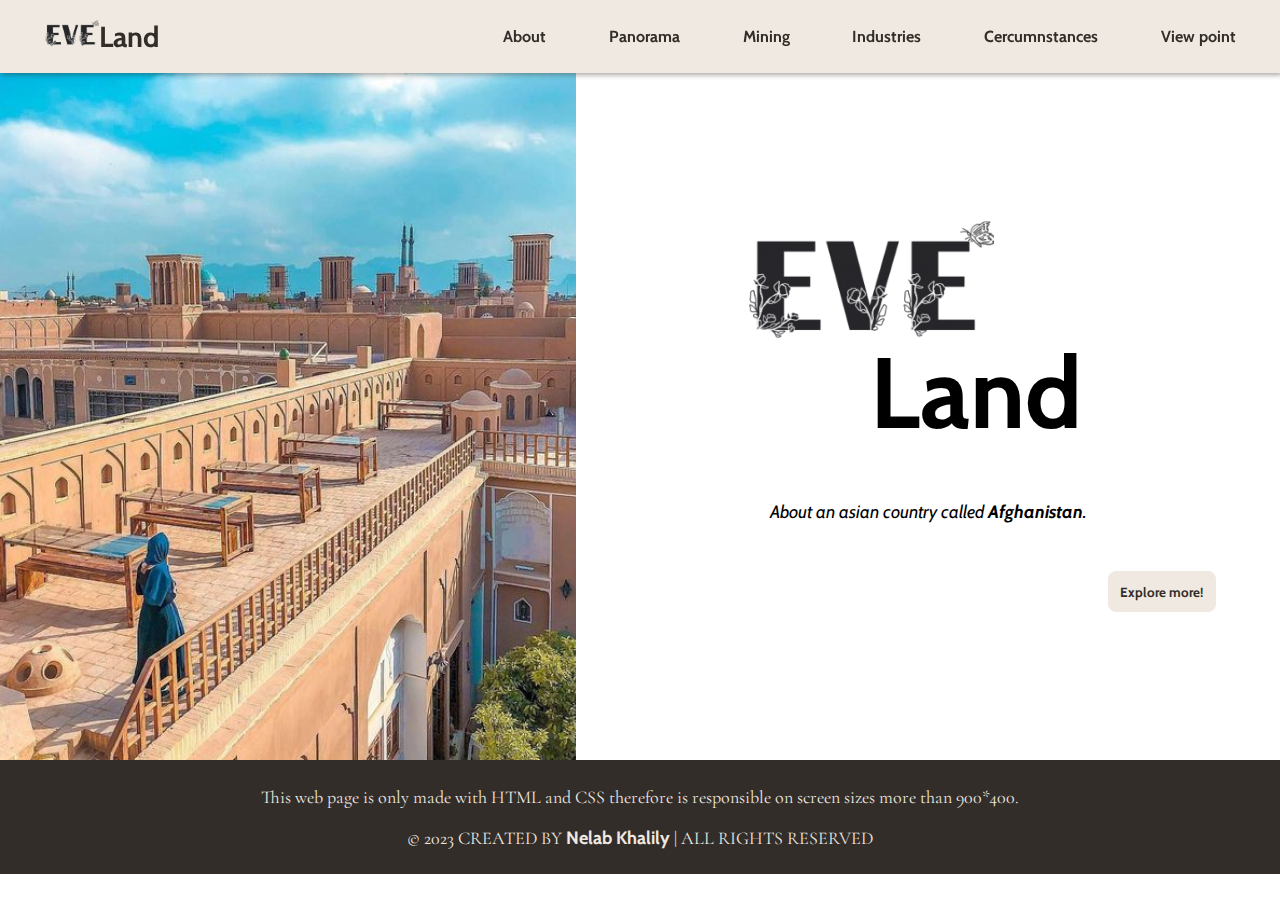
<file: index.html>
<!DOCTYPE html>
<html lang="en">
<head>
    <meta charset="UTF-8">
    <meta http-equiv="X-UA-Compatible" content="IE=edge">
    <meta name="viewport" content="width=device-width, initial-scale=1.0">
    <title>EVELand</title>
    <link rel="shortcut icon" href="images/favicon.png" type="image/x-icon">
    <link rel="stylesheet" href="style.css">
    <link rel="preconnect" href="https://fonts.googleapis.com">
    <link rel="preconnect" href="https://fonts.gstatic.com" crossorigin>
    <link href="https://fonts.googleapis.com/css2?family=Cabin&display=swap" rel="stylesheet">
    <link href="https://fonts.googleapis.com/css2?family=Cabin&family=Cormorant+Garamond&display=swap" rel="stylesheet">
</head>
<body>
    <nav class="flex-container">
        <a style="flex-grow: 3;" class="alink" href="#"><img id="logo" width="55px" src="images/logo.png" alt="LOGO"><b id="logo">Land</b></a>
        <a class="alinks" href="links/about.html">About</a>
        <a class="alinks" href="links/panorama.html">Panorama</a>
        <a class="alinks" href="links/mining.html">Mining</a>
        <a class="alinks" href="links/industries.html">Industries</a>
        <a class="alinks" href="links/cercumnstances.html">Cercumnstances</a>
        <a class="alinks" href="links/viewpoint.html">View point</a>
    </nav>
    <div class="r1">
        <div id="d11">
            <br><br><br><br><br><br><br><br><br><br>
            <br><br><br><br><br><br><br><br><br><br>
            <br><br><br><br><br><br><br><br><br><br>
            <br><br><br><br><br><br><br><br><br><br>
        </div>
        <div id="d12">
            <img style="margin: 15% 18% -5%;" width="250px" src="images/logo.png" alt="EVE">
            <span style="margin: 0% 5% 3% 40%; font-size: 100px;"><b>Land</b></span>
            <br><br><br>
            <p style="text-align: center;"><i>About an asian country called <b>Afghanistan</b>.</i></p>
            <br><br>
            <a href="links/about.html"><button style="float: right;" class="btn1">Explore more!</button></a>
        </div>
    </div>
    <footer>
        <p>
            This web page is only made with HTML and CSS therefore is responsible on screen sizes  more than 900*400.
        </p>
        <br>
        <p>© 2023 CREATED BY <b>Nelab Khalily</b> | ALL RIGHTS RESERVED</p>
    </footer>
</body>
</html>
</file>
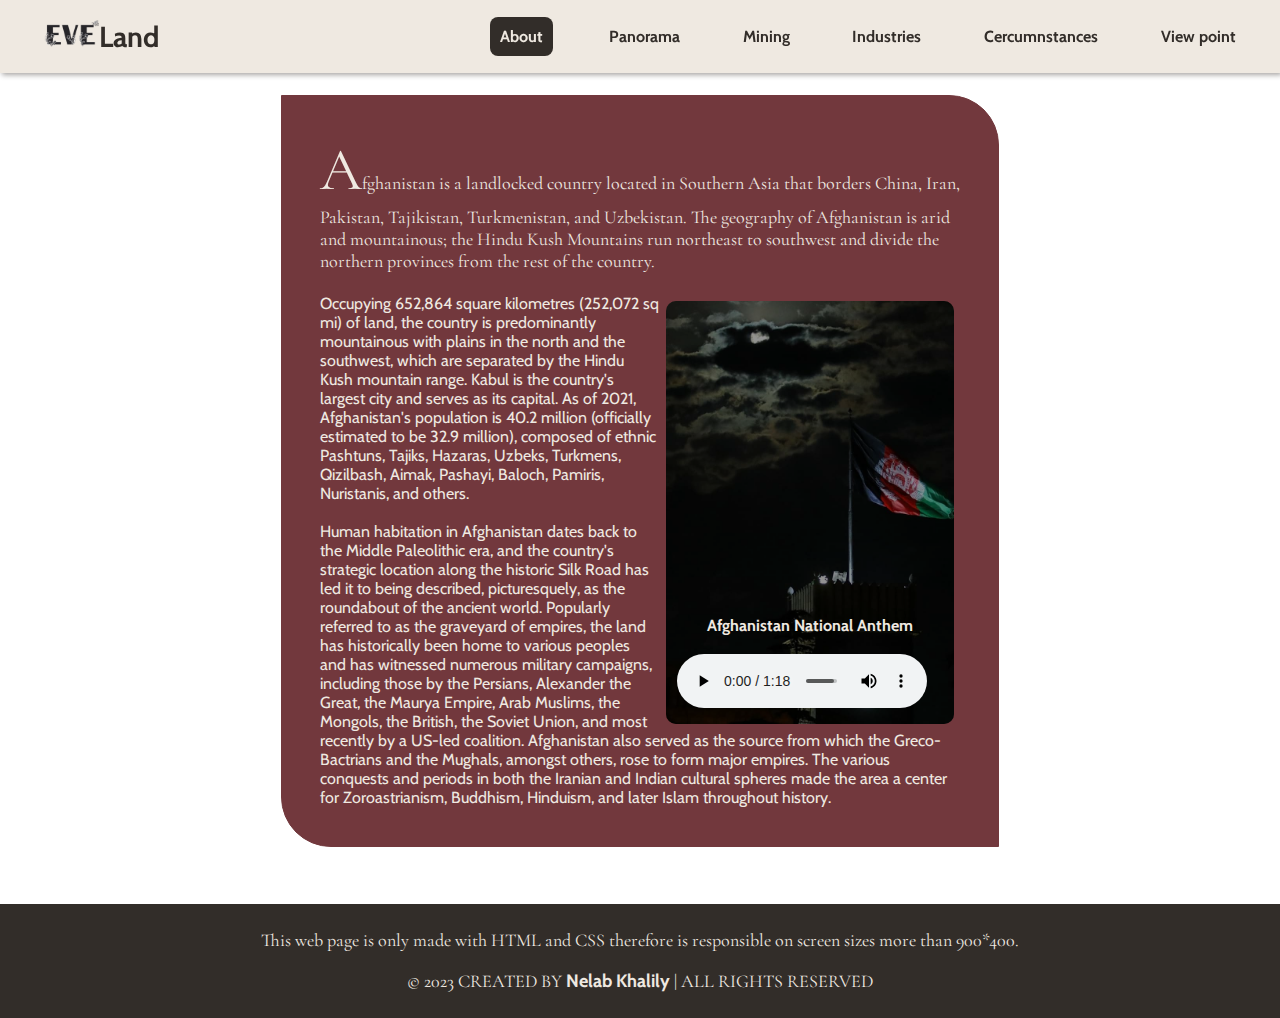
<file: links/about.html>
<!DOCTYPE html>
<html lang="en">
<head>
    <meta charset="UTF-8">
    <meta http-equiv="X-UA-Compatible" content="IE=edge">
    <meta name="viewport" content="width=device-width, initial-scale=1.0">
    <title>EVELand | About</title>
    <link rel="shortcut icon" href="../images/favicon.png" type="image/x-icon">
    <link rel="stylesheet" href="../style.css">
    <link rel="preconnect" href="https://fonts.googleapis.com">
    <link rel="preconnect" href="https://fonts.gstatic.com" crossorigin>
    <link href="https://fonts.googleapis.com/css2?family=Cabin&display=swap" rel="stylesheet">
    <link href="https://fonts.googleapis.com/css2?family=Cabin&family=Cormorant+Garamond&display=swap" rel="stylesheet">
</head>
<body>
    <nav class="flex-container">
        <a style="flex-grow: 3;" class="alink" href="../index.html"><img id="logo" width="55px" src="../images/logo.png" alt="LOGO"><b id="logo">Land</b></a>
        <a class="alinks active" href="#">About</a>
        <a class="alinks" href="panorama.html">Panorama</a>
        <a class="alinks" href="mining.html">Mining</a>
        <a class="alinks" href="industries.html">Industries</a>
        <a class="alinks" href="cercumnstances.html">Cercumnstances</a>
        <a class="alinks" href="viewpoint.html">View point</a>
    </nav>
    <br><br><br><br><br>
    <div id="d21">
        <p>
            Afghanistan is a landlocked country located in Southern Asia that borders China, Iran, Pakistan, Tajikistan, Turkmenistan, and Uzbekistan. The geography of Afghanistan is arid and mountainous; the Hindu Kush Mountains run northeast to southwest and divide the northern provinces from the rest of the country.
            <br><br>
            <div style="display: inline-block; float: right;" class="container111">
                <div style="margin:0%; background-color: rgba(0, 0, 0, 0.416); padding: 4%; border-radius: 10px;">
                    <br><br><br><br><br><br>
                    <br><br><br><br><br><br>
                    <br><br><br><br>
                    <h4 style="text-align: center; color: #efe9e1;">Afghanistan National Anthem</h4>
                    <br>
                    <audio style="width: 250px;" controls>
                        <source src="../podcusts/anthem.mp3">
                    </audio>
                </div>
              </div>
            Occupying 652,864 square kilometres (252,072 sq mi) of land, the country is predominantly mountainous with plains in the north and the southwest, which are separated by the Hindu Kush mountain range. Kabul is the country's largest city and serves as its capital. As of 2021, Afghanistan's population is 40.2 million (officially estimated to be 32.9 million), composed of ethnic Pashtuns, Tajiks, Hazaras, Uzbeks, Turkmens, Qizilbash, Aimak, Pashayi, Baloch, Pamiris, Nuristanis, and others.
            <br><br>
            Human habitation in Afghanistan dates back to the Middle Paleolithic era, and the country's strategic location along the historic Silk Road has led it to being described, picturesquely, as the roundabout of the ancient world. Popularly referred to as the graveyard of empires,
            the land has historically been home to various peoples and has witnessed numerous military campaigns, including those by the Persians, Alexander the Great, the Maurya Empire, Arab Muslims, the Mongols, the British, the Soviet Union, and most recently by a US-led coalition. Afghanistan also served as the source from which the Greco-Bactrians and the Mughals, amongst others, rose to form major empires. The various conquests and periods in both the Iranian and Indian cultural spheres made the area a center for Zoroastrianism, Buddhism, Hinduism, and later Islam throughout history.
        </p>
    </div>
    <br><br><br>
    <footer>
        <p>
            This web page is only made with HTML and CSS therefore is responsible on screen sizes  more than 900*400.
        </p>
        <br>
        <p>© 2023 CREATED BY <b>Nelab Khalily</b> | ALL RIGHTS RESERVED</p>
    </footer>
</body>
</html>
</file>
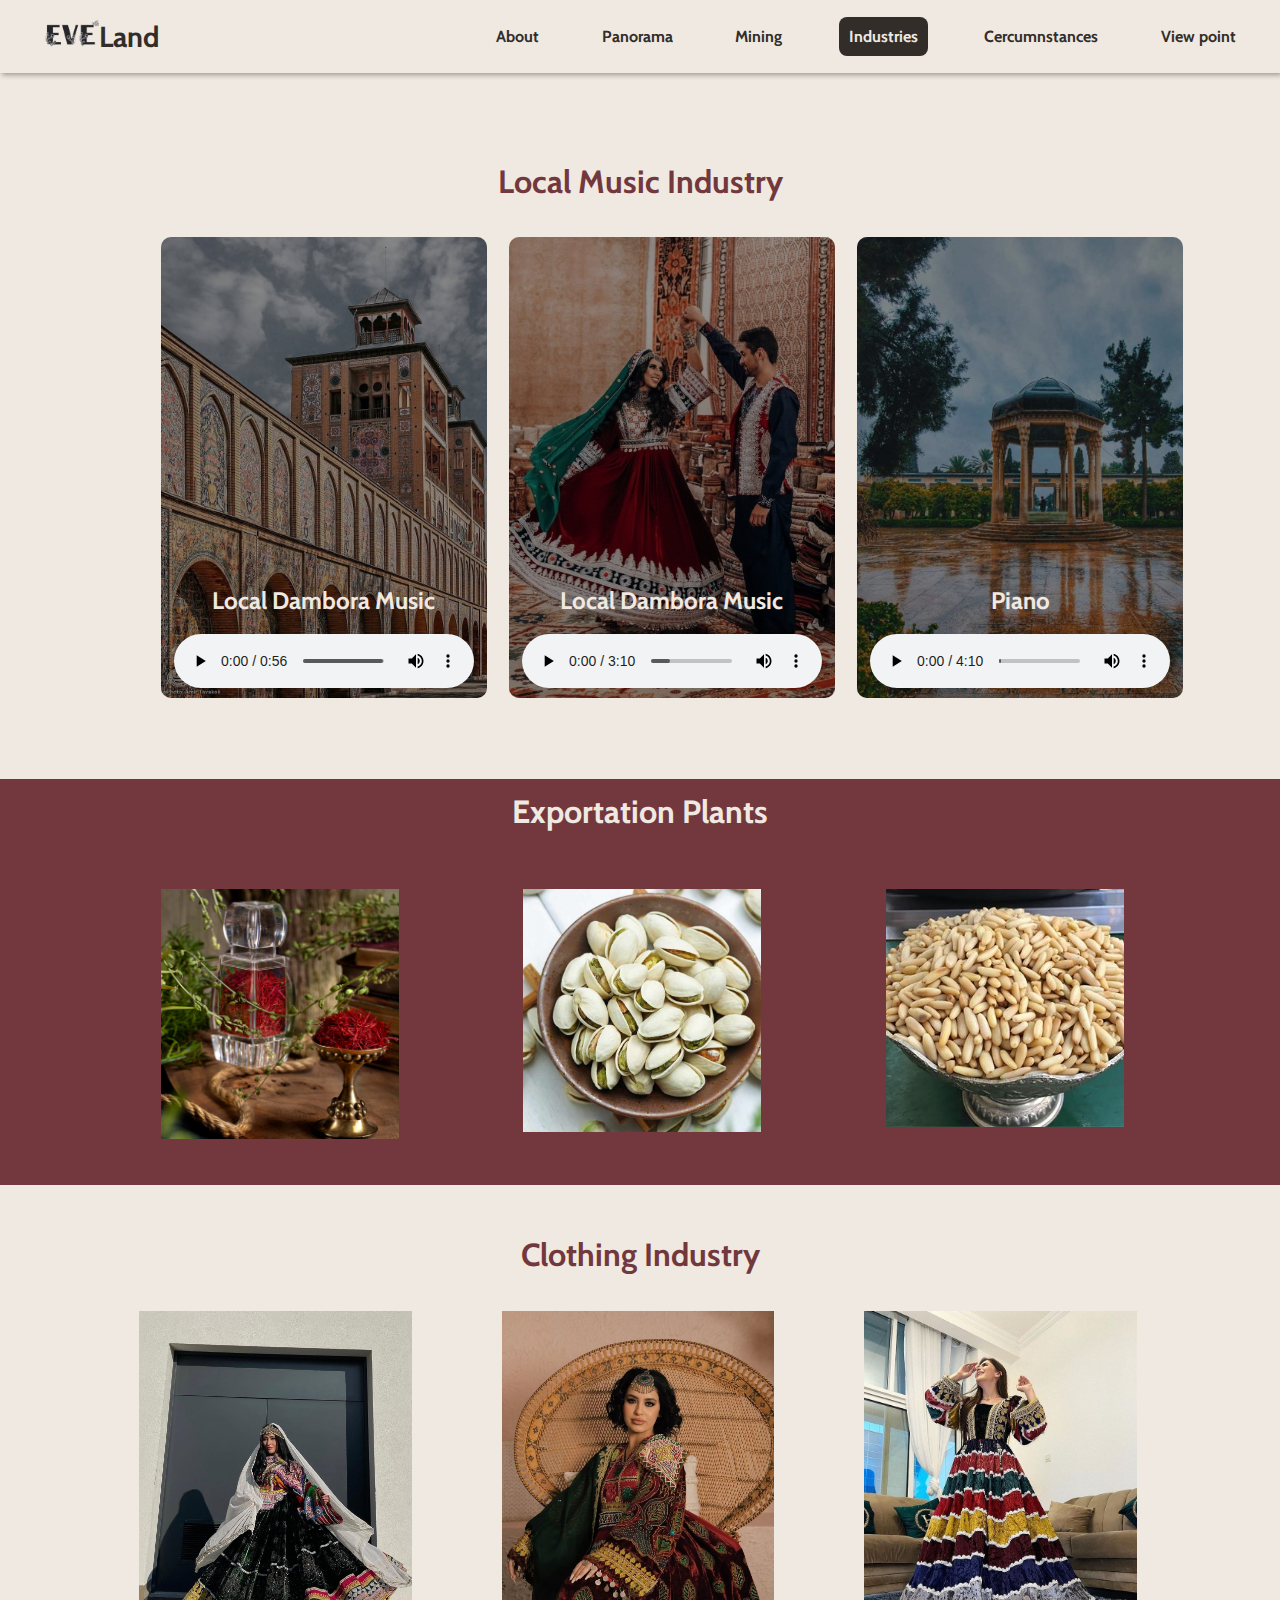
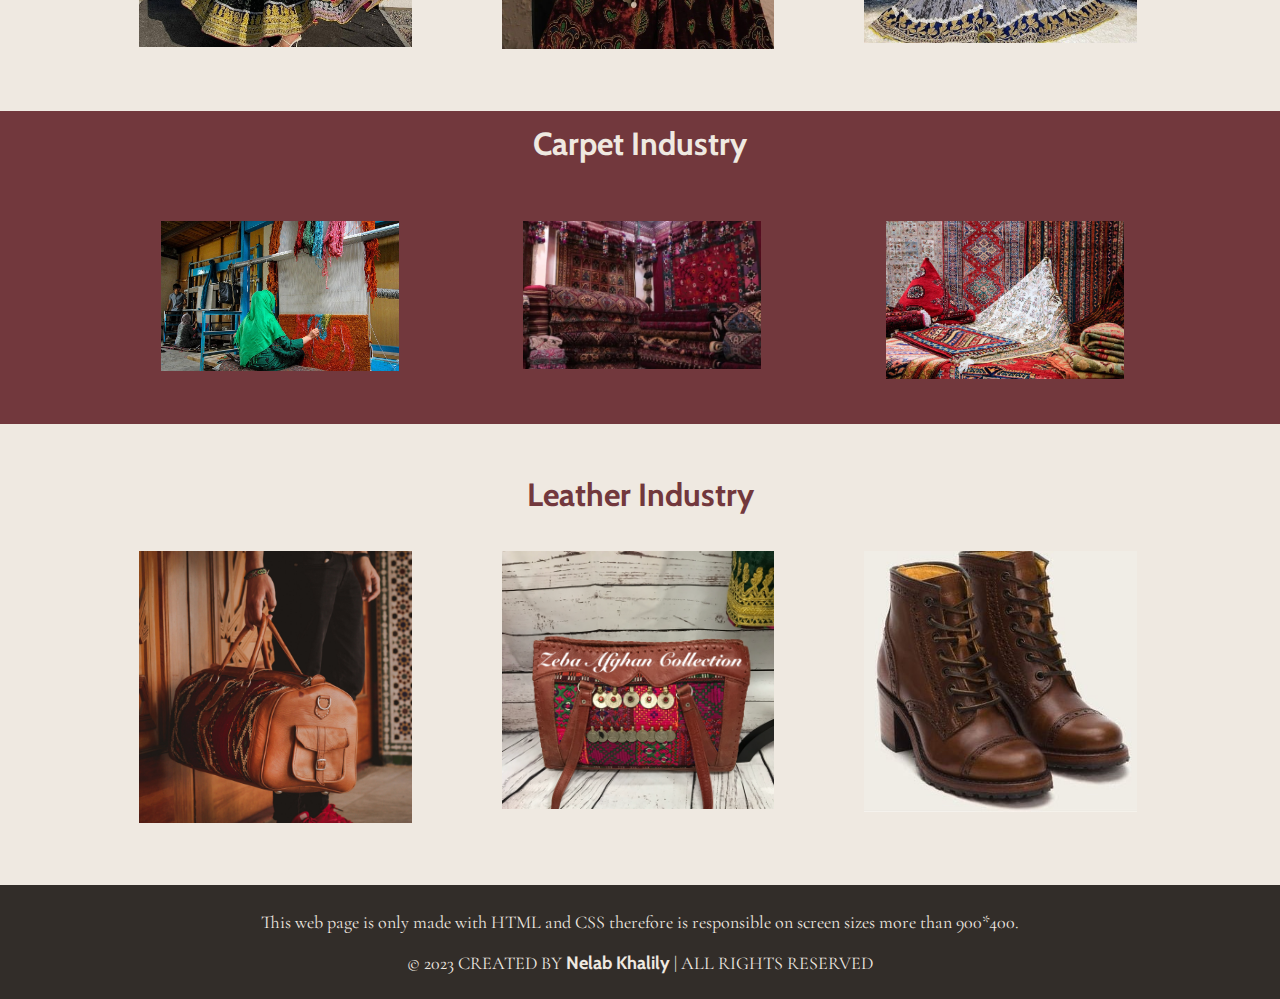
<file: links/industries.html>
<!DOCTYPE html>
<html lang="en">
<head>
    <meta charset="UTF-8">
    <meta http-equiv="X-UA-Compatible" content="IE=edge">
    <meta name="viewport" content="width=device-width, initial-scale=1.0">
    <title>EVELand | Industries</title>
    <link rel="shortcut icon" href="../images/favicon.png" type="image/x-icon">
    <link rel="stylesheet" href="../style.css">
    <link rel="preconnect" href="https://fonts.googleapis.com">
    <link rel="preconnect" href="https://fonts.gstatic.com" crossorigin>
    <link href="https://fonts.googleapis.com/css2?family=Cabin&display=swap" rel="stylesheet">
    <link href="https://fonts.googleapis.com/css2?family=Cabin&family=Cormorant+Garamond&display=swap" rel="stylesheet">
</head>
<body id="body5">
    <nav id="nav5" class="flex-container">
        <a style="flex-grow: 3;" class="alink" href="../index.html"><img id="logo" width="55px" src="../images/logo.png" alt="LOGO"><b id="logo">Land</b></a>
        <a class="alinks" href="about.html">About</a>
        <a class="alinks" href="panorama.html">Panorama</a>
        <a class="alinks" href="mining.html">Mining</a>
        <a class="alinks active" href="#">Industries</a>
        <a class="alinks" href="cercumnstances.html">Cercumnstances</a>
        <a class="alinks" href="viewpoint.html">View point</a>
    </nav>
    <br><br><br><br>
    <h1 class="h151">Local Music Industry</h1>
    <div class="r51">
        <div class="container1 container11">
          <div style="margin:0%; background-color: rgba(0, 0, 0, 0.416); padding: 2%; border-radius: 10px;">
            <br><br><br><br><br><br>
            <br><br><br><br><br><br>
            <br><br><br><br><br><br>
            <h2 style="text-align: center; color: #efe9e1;">Local Dambora Music</h2>
            <br>
            <audio style="display: inline-block;" controls>
              <source src="../podcusts/WhatsApp Audio1.mp3">
            </audio>
          </div>
        </div>
        <div class="container1 container12">
          <div style="margin:0%; background-color: rgba(0, 0, 0, 0.416); padding: 2%; border-radius: 10px;">
            <br><br><br><br><br><br>
            <br><br><br><br><br><br>
            <br><br><br><br><br><br>
            <h2 style="text-align: center; color: #efe9e1;">Local Dambora Music</h2>
            <br>
            <audio style="display: inline-block;" controls>
              <source src="../podcusts/WhatsApp2.mp3">
            </audio>
          </div>
        </div>
        <div class="container1 container13">
          <div style="margin:0%; background-color: rgba(0, 0, 0, 0.416); padding: 2%; border-radius: 10px;">
            <br><br><br><br><br><br>
            <br><br><br><br><br><br>
            <br><br><br><br><br><br>
            <h2 style="text-align: center; color: #efe9e1;">Piano</h2>
            <br>
            <audio style="display: inline-block;" controls>
              <source src="../podcusts/WhatsApp3.mp3">
            </audio>
          </div>
        </div>
    </div>
    <br><br><br>
    <h1 class="h152">Exportation Plants</h1>
    <div class="r52">
        <div class="container2">
            <img src="../images/safron.png" alt="Avatar" class="image">
            <div class="overlay2">
              <div class="text2">Safron</div>
            </div>
        </div>
        <div class="container2">
            <img src="../images/safron.jpg" alt="Avatar" class="image">
            <div class="overlay2">
              <div class="text2">Pestacio</div>
            </div>
        </div>
        <div class="container2">
            <img src="../images/jalghoza.jpg" alt="Avatar" class="image">
            <div class="overlay2">
              <div class="text2">Jalghoza</div>
            </div>
        </div>
    </div>
    <br><br>
    <h1 class="h151">Clothing Industry</h1>
    <div class="r51">
        <div class="container1">
            <img src="../images/downloadii.jpg" alt="Avatar" class="image">
            <div class="overlay1">
              <div class="text1">Afghani Gand from Kabul</div>
            </div>
        </div>
        <div class="container1">
            <img src="../images/download (1).jpg" alt="Avatar" class="image">
            <div class="overlay1">
              <div class="text1">Afghani Gand from Paktia</div>
            </div>
        </div>
        <div class="container1">
            <img src="../images/afghan style.jpg" alt="Avatar" class="image">
            <div class="overlay1">
              <div class="text1">Afghani Gand from Herat</div>
            </div>
        </div>
    </div>
    <br><br>
    <h1 class="h152">Carpet Industry</h1>
    <div class="r52">
        <div class="container2">
            <img src="../images/rug1.jpg" alt="Avatar" class="image">
            <div class="overlay2">
              <div class="text2">Women weaving carpet</div>
            </div>
        </div>
        <div class="container2">
            <img src="../images/Rugs-2-Final.jpg" alt="Avatar" class="image">
            <div class="overlay2">
              <div class="text2">Afghani Carpet</div>
            </div>
        </div>
        <div class="container2">
            <img src="../images/12c72e05767df5298fe563b0ac34ce4c_1350x898.webp" alt="Avatar" class="image">
            <div class="overlay2">
              <div class="text2">Afghani Rugs</div>
            </div>
        </div>
    </div>
    <br><br>
    <h1 class="h151">Leather Industry</h1>
    <div class="r51">
        <div class="container1">
            <img src="../images/bag1 (1).jpg" alt="Avatar" class="image">
            <div class="overlay1">
              <div class="text1">Leather Bag</div>
            </div>
        </div>
        <div class="container1">
            <img src="../images/bag1 (1).png" alt="Avatar" class="image">
            <div class="overlay1">
              <div class="text1">Leather Afghani Bag</div>
            </div>
        </div>
        <div class="container1">
            <img src="../images/download.jpg" alt="Avatar" class="image">
            <div class="overlay1">
              <div class="text1">Leather Boots</div>
            </div>
        </div>
    </div>
    <br><br>
    <footer>
        <p>
            This web page is only made with HTML and CSS therefore is responsible on screen sizes  more than 900*400.
        </p>
        <br>
        <p>© 2023 CREATED BY <b>Nelab Khalily</b> | ALL RIGHTS RESERVED</p>
    </footer>
</body>
</html>
</file>
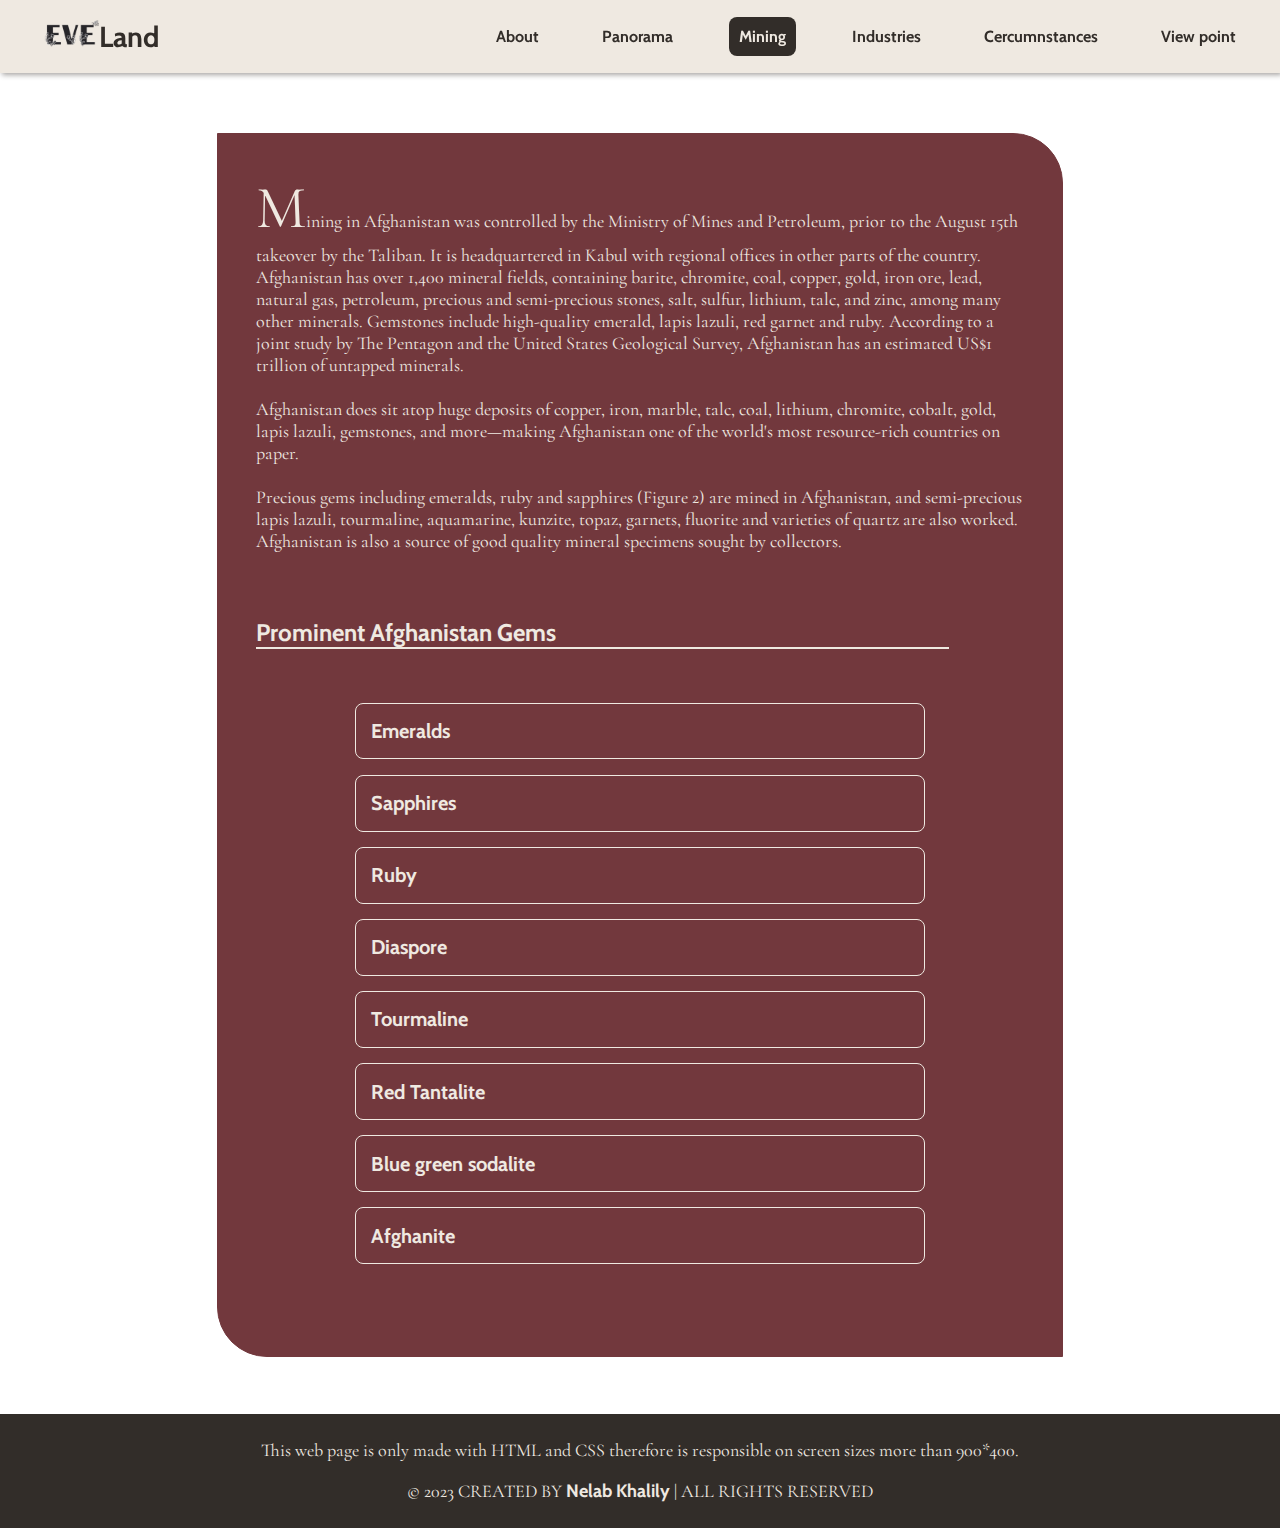
<file: links/mining.html>
<!DOCTYPE html>
<html lang="en">
<head>
    <meta charset="UTF-8">
    <meta http-equiv="X-UA-Compatible" content="IE=edge">
    <meta name="viewport" content="width=device-width, initial-scale=1.0">
    <title>EVELand | Mining</title>
    <link rel="shortcut icon" href="../images/favicon.png" type="image/x-icon">
    <link rel="stylesheet" href="../style.css">
    <link rel="preconnect" href="https://fonts.googleapis.com">
    <link rel="preconnect" href="https://fonts.gstatic.com" crossorigin>
    <link href="https://fonts.googleapis.com/css2?family=Cabin&display=swap" rel="stylesheet">
    <link href="https://fonts.googleapis.com/css2?family=Cabin&family=Cormorant+Garamond&display=swap" rel="stylesheet">
</head>
<body>
    <nav class="flex-container">
        <a style="flex-grow: 3;" class="alink" href="../index.html"><img id="logo" width="55px" src="../images/logo.png" alt="LOGO"><b id="logo">Land</b></a>
        <a class="alinks" href="about.html">About</a>
        <a class="alinks" href="panorama.html">Panorama</a>
        <a class="alinks active" href="#">Mining</a>
        <a class="alinks" href="industries.html">Industries</a>
        <a class="alinks" href="cercumnstances.html">Cercumnstances</a>
        <a class="alinks" href="viewpoint.html">View point</a>
    </nav>
    <br><br><br><br><br><br><br>
    <div id="d4">
        <p>
            Mining in Afghanistan was controlled by the Ministry of Mines and Petroleum, prior to the August 15th takeover by the Taliban. It is headquartered in Kabul with regional offices in other parts of the country. Afghanistan has over 1,400 mineral fields, containing barite, chromite, coal, copper, gold, iron ore, lead, natural gas, petroleum, precious and semi-precious stones, salt, sulfur, lithium, talc, and zinc, among many other minerals. Gemstones include high-quality emerald, lapis lazuli, red garnet and ruby. According to a joint study by The Pentagon and the United States Geological Survey, Afghanistan has an estimated US$1 trillion of untapped minerals.
            <br><br>
            Afghanistan does sit atop huge deposits of copper, iron, marble, talc, coal, lithium, chromite, cobalt, gold, lapis lazuli, gemstones, and more—making Afghanistan one of the world's most resource-rich countries on paper.
            <br><br>
            Precious gems including emeralds, ruby and sapphires (Figure 2) are mined in Afghanistan, and semi-precious lapis lazuli, tourmaline, aquamarine, kunzite, topaz, garnets, fluorite and varieties of quartz are also worked. Afghanistan is also a source of good quality mineral specimens sought by collectors.
        <br><br><br><br>
        <h2>Prominent Afghanistan Gems</h2>
        <hr width="90%" style="border: 1px solid #efe9e1;">
        <br><br>
        <div class="btn3 btn31">
            Emeralds
            <div class="r421">
                <img style="float: right;" width="200px" src="../images/Emerald.jpg" alt="Image">
                <br>
                <p>
                    Vivid Emerald Green Terminated Elbaite Tourmaline || Paprok, Kamdesh District, Nuristan, Afghanistan. Completely natural Gemstone with no treatments. The Gemstone size is 33mm long, 13mm wide.
                </p>
                <br><br>
            </div>
        </div>
        <div class="btn3 btn32">
            Sapphires
            <div class="r422">
                <br>
                <img style="float: right;" width="200px" src="../images/Sapphire .jpg" alt="Image">
                <p>
                    1.90 Carat Awesome Natural Faceted Pink Sapphire Gemstone with mica Inclusion Quantity : 1 Name : #14 Awesome Natural Faceted Pink Sapphire Gemstone with mica inclusion Size : 8 mm x 6 mm x 3.8 mm Treatment : Natural Color : As shown Total Weight : 1.90 Carat Origin - Badakhshan Afghanistan.
                </p>
                <br>
            </div>
        </div>
        <div class="btn3 btn33">
            Ruby
            <div class="r423">
                <img style="float: right;" width="110px" src="../images/ruby.jpg" alt="Image">
                <br>
                <p>
                    Presenting sharp Ruby crystal with marble rock, sourced from jagdalek mine Afghanistan 11.5 gram clear gemmy crystal
                </p>
                <br><br>
            </div>
        </div>
        <div class="btn3 btn34">
            Diaspore
            <div class="r424">
                <img style="float: right;" width="200px" src="../images/Diaspore .jpg" alt="Image">
                <p>
                    An intriguing new gem from a fresh find, this is a very rare colour in diaspore and only discovered in January 2020 in Afghanistan. Supply of this material is extremely limited as it is only being mined artisanally. The GIA have now verified the find in Afghanistan as genuine diaspore and the colour has been attributed to chromium and vanadium.
                </p>
                <br>
            </div>
        </div>
        <div class="btn3 btn35">
            Tourmaline
            <div class="r425">
                <img style="float: right;" width="150px" src="../images/Tourmaline .jpg" alt="Image">
                <br><br><br>
                <p>
                    Terminated Facet Grade Blue Green Tourmaline Crystal, Tourmaline Rough, Tourmaline Gemstone, Tourmaline From Afghanistan 
                </p>
                <br><br><br><br>
            </div>
        </div>
        <div class="btn3 btn36">
            Red Tantalite
            <div class="r426">
                <img style="float: right;" width="170px" src="../images/Tantalite .jpg" alt="Image">
                <br><br>
                <p>
                    Rare Red Tantalite Crystal with Albite on Lepidolite Its perfect self standing and aesthetic specimen. Weight 54 Grams Size. 45*35*24 mm Treatment. Natural origin Afghanistan Mine Express Shipping.
                </p>
                <br><br>
            </div>
        </div>
        <div class="btn3 btn37">
            Blue green sodalite
            <div class="r427">
                <img style="float: right;" width="170px" src="../images/Sodalite .jpg" alt="Image">
                <br><br>
                <p>
                    Beautiful blue sodalite specimen with gonnardite and a snow-white marble matrix. Collected at the ancient Sar-e-Sang mines in Badakshan Afghanistan. Fluoresces bright orange under long wave ultraviolet light (365 nm). Sodalite of this quality is rare today, as few minerals are making it across the border from Afghanistan to the mineral markets of Peshawar.
                </p>
                <br><br><br>
            </div>
        </div>
        <div class="btn3 btn38">
            Afghanite
            <div class="r428">
                <img style="float: right;" width="200px" src="../images/Afghanite.jpg" alt="Image">
                <br>
                <p>
                    Rare Flourscent Afghanite Crystal Specimen on Matrix Afganite crystal are free of damage. Its perfect self standing and aesthetic specimen. Weight 52 Grams Size 63*35*32 mm Origin Afghanistan Mine Economy Shipping.
                </p>
                <br>
            </div>
        </div>
        <br><br>
    </div>
    <br><br><br>
    <footer>
        <p>
            This web page is only made with HTML and CSS therefore is responsible on screen sizes  more than 900*400.
        </p>
        <br>
        <p>© 2023 CREATED BY <b>Nelab Khalily</b> | ALL RIGHTS RESERVED</p>
    </footer>
</body>
</html>
</file>
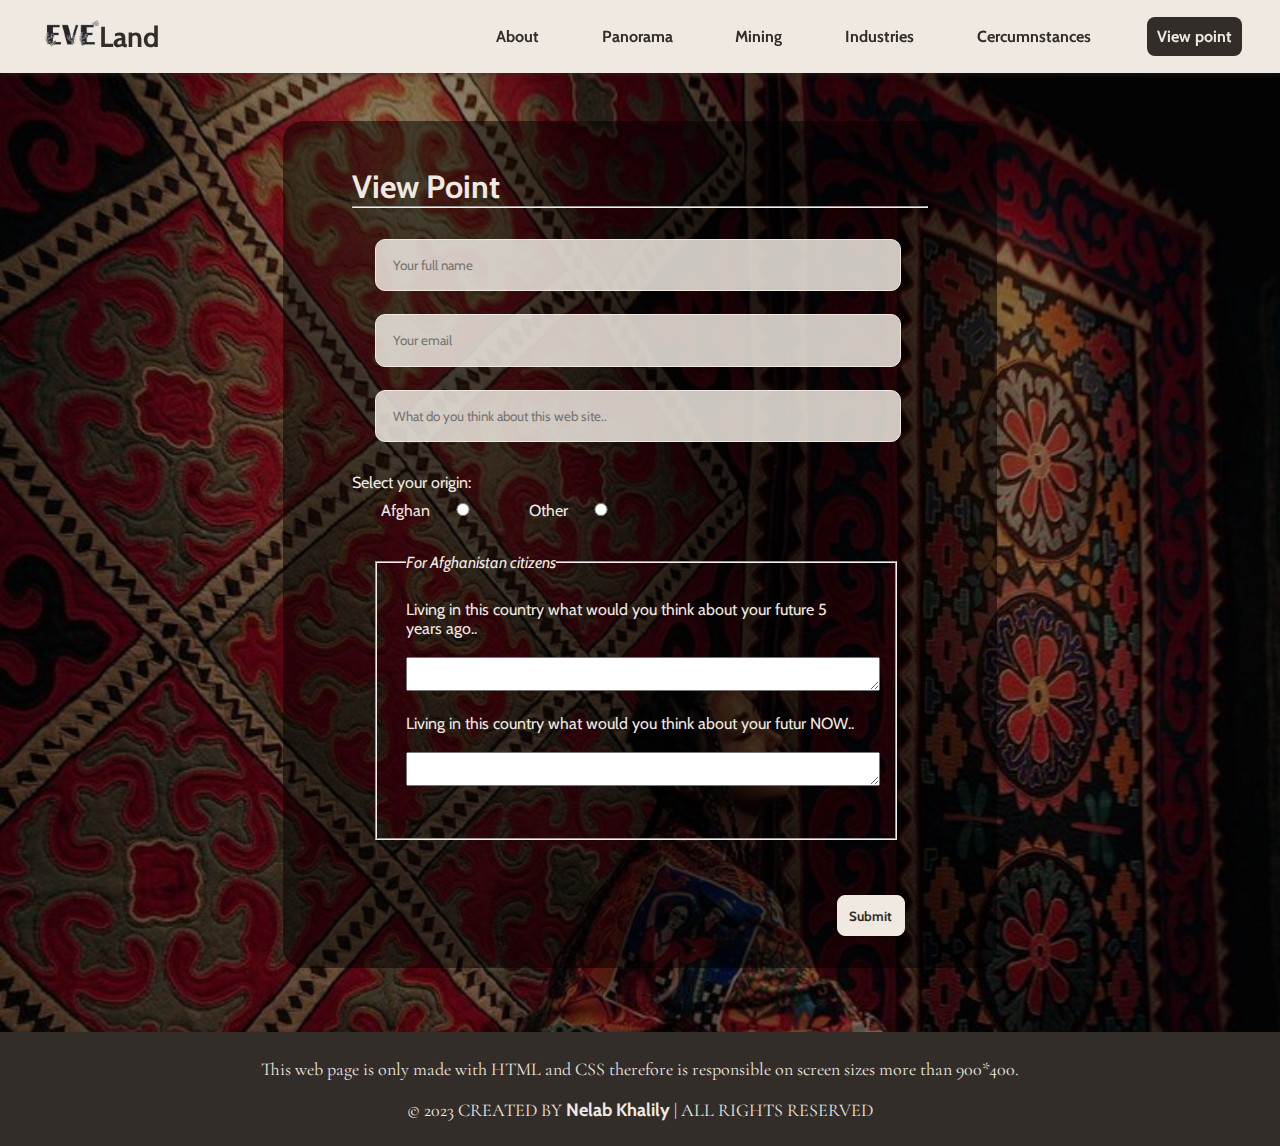
<file: links/viewpoint.html>
<!DOCTYPE html>
<html lang="en">
<head>
    <meta charset="UTF-8">
    <meta http-equiv="X-UA-Compatible" content="IE=edge">
    <meta name="viewport" content="width=device-width, initial-scale=1.0">
    <title>EVELand | View Point</title>
    <link rel="shortcut icon" href="../images/favicon.png" type="image/x-icon">
    <link rel="stylesheet" href="../style.css">
    <link rel="preconnect" href="https://fonts.googleapis.com">
    <link rel="preconnect" href="https://fonts.gstatic.com" crossorigin>
    <link href="https://fonts.googleapis.com/css2?family=Cabin&display=swap" rel="stylesheet">
    <link href="https://fonts.googleapis.com/css2?family=Cabin&family=Cormorant+Garamond&display=swap" rel="stylesheet">
</head>
<body>
    <nav class="flex-container">
        <a style="flex-grow: 3;" class="alink" href="../index.html"><img id="logo" width="55px" src="../images/logo.png" alt="LOGO"><b id="logo">Land</b></a>
        <a class="alinks" href="about.html">About</a>
        <a class="alinks" href="panorama.html">Panorama</a>
        <a class="alinks" href="mining.html">Mining</a>
        <a class="alinks" href="industries.html">Industries</a>
        <a class="alinks" href="cercumnstances.html">Cercumnstances</a>
        <a class="alinks active" href="#">View point</a>
    </nav>
    <br><br><br>
    <div class="d8">
        <div class="d81" style="margin: 0%; background-color: rgba(0, 0, 0, 0.461);">
            <form action="../index.html" method="post" class="form8">
                <header>
                    <h1>View Point</h1>
                    <hr>
                </header>
                <br>
                <input type="text" name="fname" id="fname" placeholder="Your full name" required><br>
                <input type="email" name="email" id="email" placeholder="Your email" required><br>
                <input type="text" name="text" id="text" placeholder="What do you think about this web site.." required><br><br>
                <label for="origin">Select your origin:</label><br>
                <span class="torigin">Afghan</span><input type="radio" name="origin" id="A" required>
                <span class="torigin">Other</span><input type="radio" name="origin" id="O" required>
                <br><br>
                <fieldset>
                    <legend><i>For Afghanistan citizens</i></legend>
                    <label for="5y">Living in this country what would you think about your future 5 years ago..</label>
                    <br><br>
                    <textarea name="5y" id="5y" cols="65" rows="2"></textarea>
                    <br><br>
                    <label for="now">Living in this country what would you think about your futur NOW..</label>
                    <br><br>
                    <textarea name="5y" id="now" cols="65" rows="2"></textarea>
                    <br><br>
                </fieldset>
                <br><br>
                <input style="float: right;" class="btn1" type="submit" value="Submit">
                <br><br>
            </form>
        </div>
    </div>
    <footer>
        <p>
            This web page is only made with HTML and CSS therefore is responsible on screen sizes  more than 900*400.
        </p>
        <br>
        <p>© 2023 CREATED BY <b>Nelab Khalily</b> | ALL RIGHTS RESERVED</p>
    </footer>
</body>
</html>
</file>
<file: style.css>
*{
    margin: 0%;
    padding: 0%;
    font-family: 'Cabin', sans-serif;
}
p{
    font-family: 'Cormorant Garamond', serif;
    font-size: large;
}
a{
    text-decoration: none;
    color: #322D29;
}
.btn1{
    width: fit-content;
    padding: 2%;
    border-radius: 8px;
    border: 1px solid #efe9e1;
    background-color: #efe9e1;
    color: #322D29;
    font-weight: bold;
}
.btn1:hover{
    width: fit-content;
    padding: 2%;
    border-radius: 8px;
    border: 1px solid #322D29;
    background-color: #322D29;
    color: #efe9e1;
    font-weight: bold;
}
.btn2{
    width: fit-content;
    padding: 2%;
    border-radius: 8px;
    border: 1px solid #322D29;
    background-color: #322D29;
    color: #efe9e1;
    font-weight: bold;
}
.btn2:hover{
    width: fit-content;
    padding: 2%;
    border-radius: 8px;
    border: 1px solid #efe9e1;
    background-color: #efe9e1;
    color: #322D29;
    font-weight: bold;
}
.btn3{
    padding: 2%;
    border-radius: 8px;
    border: 1px solid #efe9e1;
    background-color: #72383D;
    color: #efe9e1;
    font-weight: bold;
    font-size: 20px;
}
.btn3:hover{
    padding: 2%;
    border-radius: 8px;
    border: 1px solid #72383D;
    background-color: #efe9e1;
    color: #72383D;
    font-weight: bold;
}
/* NAVBAR */
nav{
    background-color: #efe9e1;
    display: flex;
    padding: 1%;
    color: #322D29;
    position: fixed;
    top: 0;
    right: 0;
    left: 0;
    box-shadow: 2px 2px 5px #322d296c;
}
#nav5{
    position: relative;
}
#logo{
    vertical-align: text-top;
    font-size: 180%;
}
.alink1{
    float: left;
}
.alink{
    color: #322D29;
    text-decoration: none;
    padding: 0.5%;
    margin: auto 2%;
    font-weight: bold;
    border: none;
    background-color: #efe9e1;
}
.alinks{
    color: #322D29;
    text-decoration: none;
    padding: 0.5%;
    margin: auto 2%;
    font-weight: bold;
    border: none;
    background-color: #efe9e1;
    float: right;
}
.alinks:hover{
    background-color: #322D29;
    color: #efe9e1;
}
.active{
    background-color: #322D29;
    color: #efe9e1;
    padding: 0.8%;
    border-radius: 8px;
}
/* footer */
footer{
    padding: 2% 10%;
    background-color: #322D29;
    color: #efe9e1;
    text-align: center;
}
/* home 1 */
.r1{
    display: flex;
}
#d11{
    background-image: url(images/places.png);
    background-size: cover;
    width: 50%;
}
#d12{
    padding: 10% 5%;
    font-size: 20px;
    width: 50%;
}
/* about 2 */
#d21{
    width: 50%;
    border: 1px solid #72383D;
    background-color: #72383D;
    color: #efe9e1;
    margin: auto;
    padding: 3%;
    border-top-right-radius: 50px;
    border-bottom-left-radius: 50px;
}
#d21 p::first-letter{
    font-size: 60px;
}
.container111{
    background-image: url(images/container111.jpg);
    background-size: cover;
    width: 45%;
    margin: 1%;
    border-radius: 10px;
}
/* panorama 3 */
.d3{
    text-align: center;
}
.d3 div{
    margin: 2%;
    padding: 2%;
    display: inline-block;
    box-sizing: border-box;
    background-color: #72383D;
    color: #D9D9D9;
    text-align: center;
}
.d3 div:hover{
    background-color: #D9D9D9;
    color: #72383D;
}
.d3 div img{
    width: 250px;
    margin-bottom: 1%;
}
.d3 div p{
    font-size: small;
    font-style: normal;
}
/* mining */
#d4{
    width: 60%;
    border: 1px solid #72383D;
    background-color: #72383D;
    color: #efe9e1;
    margin: auto;
    padding: 3%;
    border-top-right-radius: 50px;
    border-bottom-left-radius: 50px;
}
#d4 > p::first-letter{
    font-size: 60px;
}
.r421{
    width: 100%;
    display: none;
    padding: 2%;
}
.btn31{
    width: 70%;
    margin: 2% auto;
}
.btn31:hover .r421{
    display: block;
}
.r422{
    width: 100%;
    display: none;
    padding: 2%;
}
.btn32{
    width: 70%;
    margin: 2% auto;
}
.btn32:hover .r422{
    display: block;
}
.r423{
    width: 100%;
    display: none;
    padding: 2%;
}
.btn33{
    width: 70%;
    margin: 2% auto;
}
.btn33:hover .r423{
    display: block;
}
.r424{
    width: 100%;
    display: none;
    padding: 2%;
}
.btn34{
    width: 70%;
    margin: 2% auto;
}
.btn34:hover .r424{
    display: block;
}
.r425{
    width: 100%;
    display: none;
    padding: 2%;
}
.btn35{
    width: 70%;
    margin: 2% auto;
}
.btn35:hover .r425{
    display: block;
}
.r426{
    width: 100%;
    display: none;
    padding: 2%;
}
.btn36{
    width: 70%;
    margin: 2% auto;
}
.btn36:hover .r426{
    display: block;
}
.r427{
    width: 100%;
    display: none;
    padding: 2%;
}
.btn37{
    width: 70%;
    margin: 2% auto;
}
.btn37:hover .r427{
    display: block;
}
.r428{
    width: 100%;
    display: none;
    padding: 2%;
}
.btn38{
    width: 70%;
    margin: 2% auto;
}
.btn38:hover .r428{
    display: block;
}
/* industries */
#body5{
    background-color: #efe9e1;
}
.r51{
    display: flex;
    padding: 1% 5% 1% 10%;
    justify-content: center;
    text-align: center;
    color: #72383D;
}
.r52{
    display: flex;
    padding: 1% 5% 1% 10%;
    justify-content: center;
    text-align: center;
    background-color: #72383D;
    color: #efe9e1;
}
.container1, .container2{
    position: relative;
    width: 40%;
    margin: 1%;
}
.container2{
    padding: 2%;
}
.image{
    display: block;
    width: 80%;
    height: auto;
}
.overlay1{
    position: absolute;
    top: 0;
    bottom: 0;
    left: 0;
    right: 0;
    height: 100%;
    padding: 1%;
    width: 80%;
    opacity: 0;
    transition: .5s ease;
    background-color: #72383d8e;
}
.overlay2{
    position: absolute;
    top: 0;
    bottom: 0;
    left: 0;
    right: 0;
    height: 100%;
    padding: 1%;
    width: 80%;
    opacity: 0;
    transition: .5s ease;
    background-color: #efe9e186;
}
.container1:hover .overlay1{
    opacity: 1;
}
.container2:hover .overlay2{
    opacity: 1;
}
.text1{
    color: #efe9e1;
    font-size: 20px;
    position: absolute;
    top: 50%;
    left: 50%;
    -webkit-transform: translate(-50%, -50%);
    -ms-transform: translate(-50%, -50%);
    transform: translate(-50%, -50%);
    text-align: center;
}
.text2{
    color: #72383D;
    font-size: 20px;
    position: absolute;
    top: 50%;
    left: 50%;
    -webkit-transform: translate(-50%, -50%);
    -ms-transform: translate(-50%, -50%);
    transform: translate(-50%, -50%);
    text-align: center;
}
.h151{
    margin: 0%;
    background-color: #efe9e1;
    color: #72383D;
    text-align: center;
    padding: 1%;
}
.h152{
    margin: 0%;
    background-color: #72383D;
    color: #efe9e1;
    text-align: center;
    padding: 1%;
}
.container11{
    background-image: url(images/music.jpg);
    background-size: cover;
    position: relative;
    width: 30%;
    margin: 1%;
    border-radius: 10px;
}
.container12{
    background-image: url(images/music1.jpg);
    background-size: cover;
    position: relative;
    width: 30%;
    margin: 1%;
    border-radius: 10px;
}
.container13{
    background-image: url(images/music2.jpg);    
    background-size: cover;
    position: relative;
    width: 30%;
    margin: 1%;
    border-radius: 10px;
}
/* cecumnstances */
.d61{
    width: 70%;
    border: none;
    background-image: url(images/government.jpg);
    background-size: cover;
    color: #ffffff;
    margin: auto;
    border-top-right-radius: 50px;
    border-bottom-left-radius: 50px;
}
.d62{
    width: 70%;
    border: none;
    background-image: url(images/economy.jpg);
    background-size: cover;
    color: #ffffff;
    margin: auto;
    border-top-right-radius: 50px;
    border-bottom-left-radius: 50px;
}
.d63{
    width: 65%;
    border: none;
    background-color: #322D29;
    color: #efe9e1;
    margin: auto;
    border-top-right-radius: 50px;
    border-bottom-left-radius: 50px;
    padding: 3%;
}
/* view point */
.d8{
    background-image: url(images/viewbg.jpg);
    background-size: cover;
}
.d81{
    padding: 5%;
}
.form8{
    width: 50%;
    margin: auto;
    color: #efe9e1;
    background-color: rgba(0, 0, 0, 0.502);
    padding: 4% 6%;
    border-radius: 20px;
}
input{
    width: 85%;
    padding: 3%;
    background-color: #efe9e1d9;
    border: 1px solid #efe9e1;
    border-radius: 10px;
    margin: 2% 4%;
}
input:focus{
    box-shadow: 2px 2px 5px #efe9e1;
    border: 1px solid #efe9e1;
}
input[type="radio"]{
    width: 20px;
}
.torigin{
    margin-left: 5%;
}
fieldset{
    width: 80%;
    margin: 1% 0% 1% 4%;
    padding: 5%;
}
</file>
